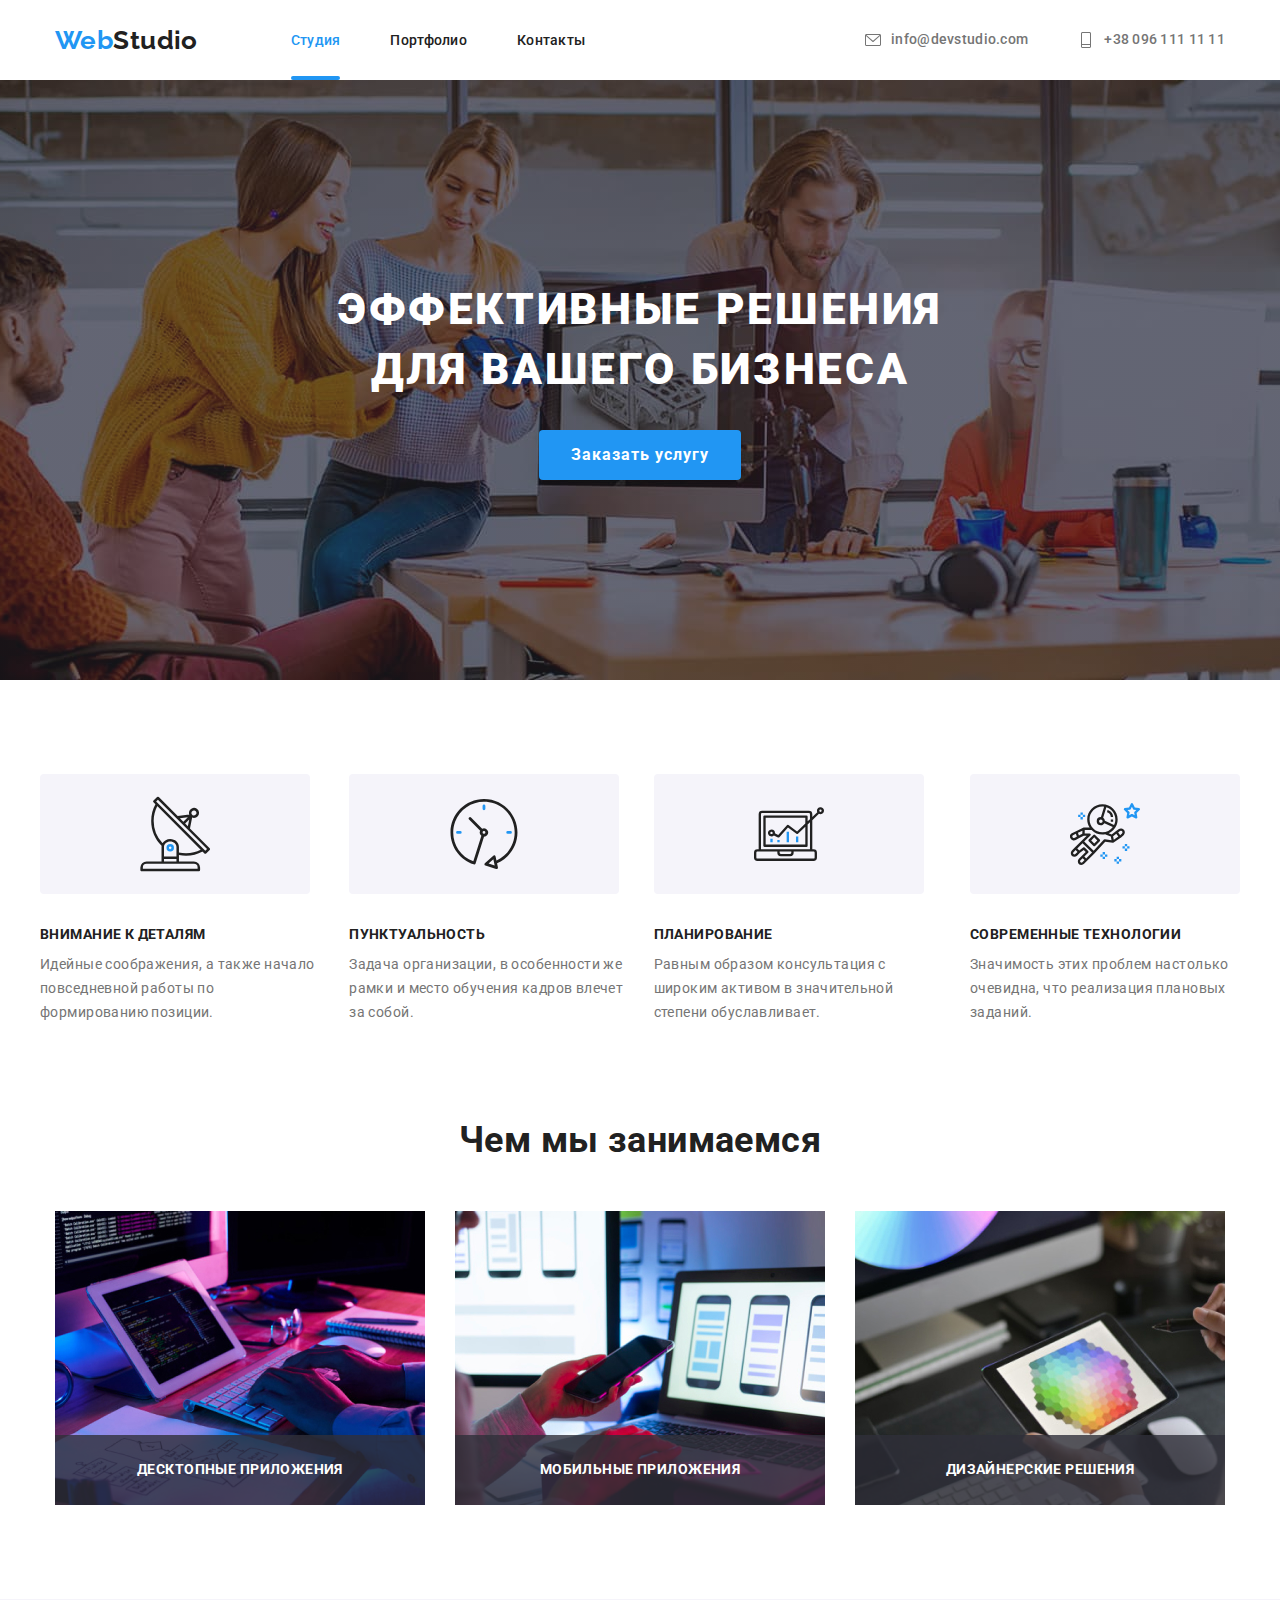
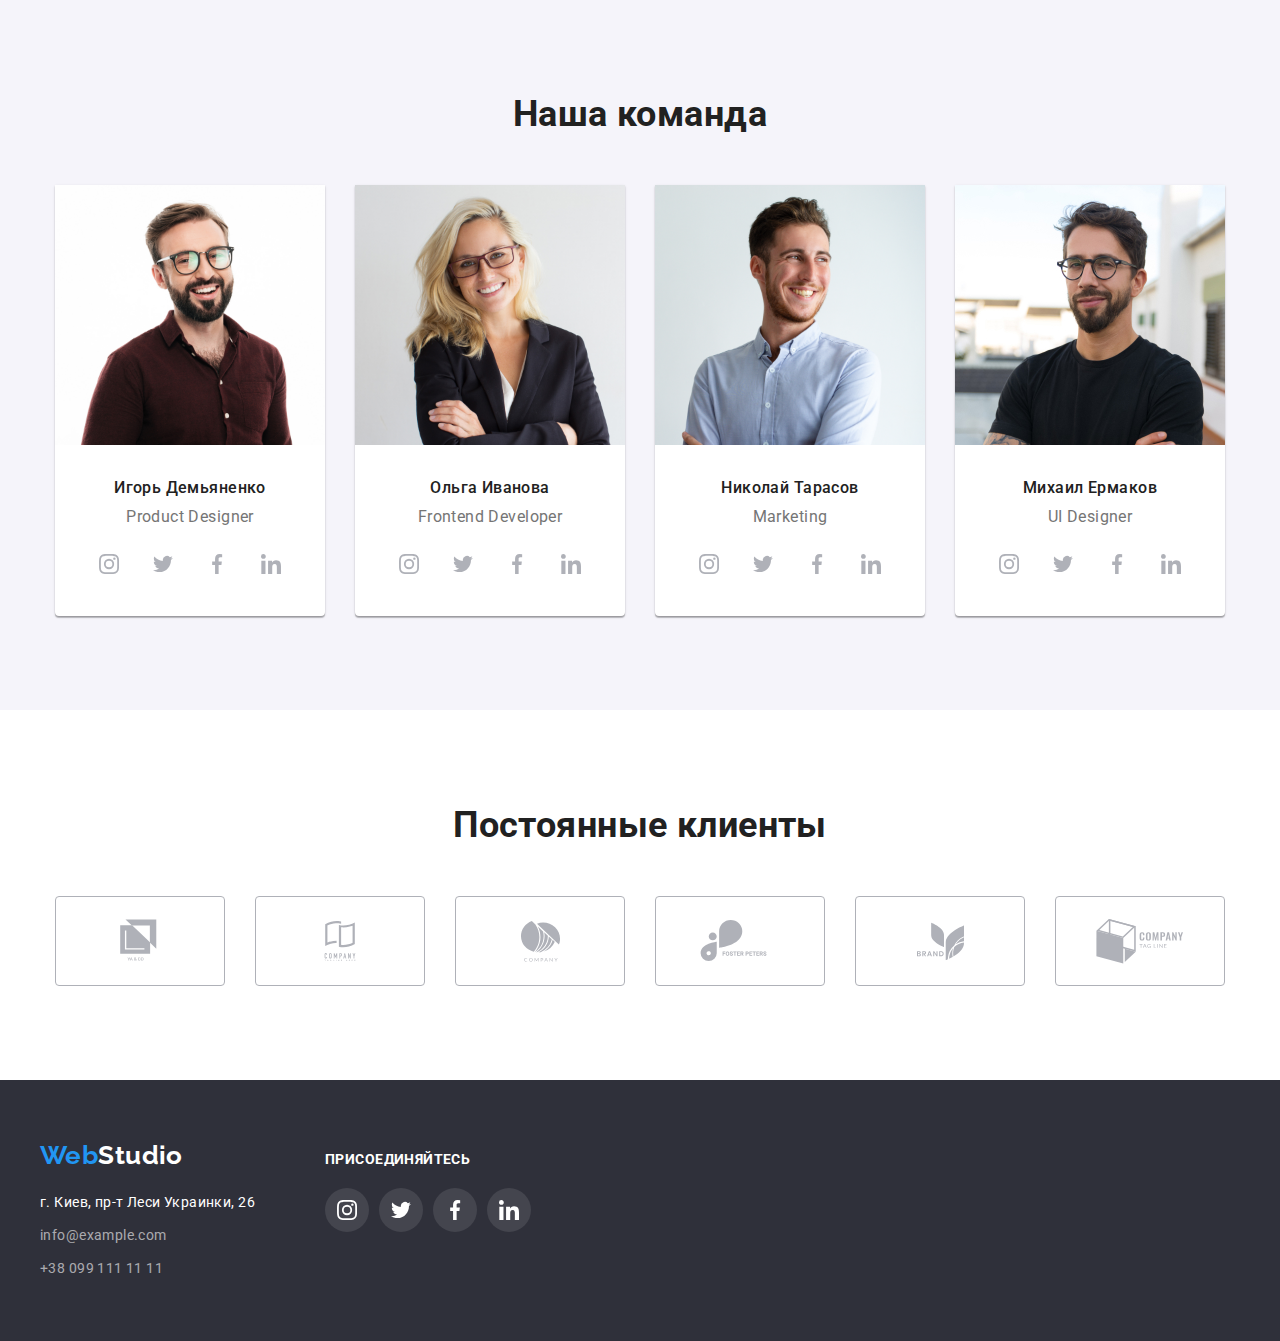
<file: index.html>
<!DOCTYPE html>
<html lang="ru">
<head>
    <meta charset="UTF-8">
    <meta name="viewport" content="width=device-width, initial-scale=1.0">
    <title>Студия</title>
    <link rel="stylesheet" href="https://cdnjs.cloudflare.com/ajax/libs/modern-normalize/0.7.0/modern-normalize.min.css">
    <link href="https://fonts.googleapis.com/css2?family=Raleway:wght@700&family=Roboto:wght@400;500;700;900&display=swap" rel="stylesheet">
    <link rel="stylesheet" href="./css/styles.css">
</head>
<body>
    <!--Шапка сайта-->
    <header class="page-header">
       <div class="container">
            <nav class="navigation">
                <a href="./index.html" lang="en" class="logo"><span>Web</span>Studio</a>
                <ul class="list site-nav">
                    <li class="site-nav-item"><a href="./index.html" class="link current">Студия</a></li>
                    <li class="site-nav-item"><a href="./portfolio.html" class="link">Портфолио</a></li>
                    <li class="site-nav-item"><a href="" class="link">Контакты</a></li>
                </ul> 
            </nav>

            <ul class="list auth-nav">
                <li class="auth-nav-item">
                    <a href="mailto:info@devstudio.com" class="link">
                        <svg class="icon-auth-nav" width="16" height="12">
                            <use href="./images/sprite.svg#icon-mail"></use>
                        </svg>
                        info@devstudio.com
                    </a>
                </li>
                <li class="auth-nav-item">
                    <a href="tel:380961111111" class="link">
                        <svg class="icon-auth-nav" width="10" height="16">
                            <use href="./images/sprite.svg#icon-tel"></use>
                        </svg>
                        +38 096 111 11 11
                    </a>
                </li> 
            </ul>
       </div>
    </header>

    <main>
        <!--Герой-->
        <section class="hero">
                <h1 class="hero-title">Эффективные решения <br> для вашего бизнеса</h1>
                <button type="button" class="button" data-modal-open>Заказать услугу</button>
        </section>

        <!--Преимущество-->
        <section class="section feature">
            <div class="container">
                <h2 class="title section-title visually-hidden">Наши преимущества</h2>
                <ul class="feature-list">
                    <li class="list feature-list-item">
                        <svg class="icon-feature-list" width="270" height="120">
                            <use href="./images/sprite.svg#icon-feature1"></use>
                        </svg>
                        <h3 class="subtitle feature-title">Внимание к деталям</h3>
                        <p class="text section-item">Идейные соображения, а также начало повседневной работы по формированию позиции.</p>
                    </li>
                    <li class="list feature-list-item">
                        <svg class="icon-feature-list" width="270" height="120">
                            <use href="./images/sprite.svg#icon-feature2"></use>
                        </svg>
                        <h3 class="subtitle feature-title">Пунктуальность</h3>
                        <p class="text section-item">Задача организации, в особенности же рамки и место обучения кадров влечет за собой.</p>
                    </li>
                    <li class="list feature-list-item">
                        <svg class="icon-feature-list" width="270" height="120">
                            <use href="./images/sprite.svg#icon-feature3"></use>
                        </svg>
                        <h3 class="subtitle feature-title">Планирование</h3>
                        <p class="text section-item">Равным образом консультация с широким активом в значительной степени обуславливает.</p>
                    </li>
                    <li class="list feature-list-item">
                        <div>
                            <svg class="icon-feature-list" width="270" height="120">
                                <use href="./images/sprite.svg#icon-feature4"></use>
                            </svg>
                        </div>
                        <h3 class="subtitle feature-title">Современные технологии</h3>
                        <p class="text section-item">Значимость этих проблем настолько очевидна, что реализация плановых заданий.</p>
                    </li>
                </ul>
            </div> 
        </section>

        <!--Чем мы занимаемся-->
        <section class="section">
            <div class="container service">
                <h2 class="title section-title">Чем мы занимаемся</h2>
                <ul class="list service-list">
                    <li class="service-item">
                        <img src="./images/work1.jpg" alt="Десктопные приложения" width="370" class="service-img">
                        <h3 class="subtitle service-item-title">Десктопные приложения</h3>
                    </li>
                    <li class="service-item"> 
                        <img src="./images/work2.jpg" alt="Мобильные приложения" width="370" class="service-img">
                        <h3 class="subtitle service-item-title">Мобильные приложения</h3>
                    </li>
                    <li class="service-item">
                        <img src="./images/work3.jpg" alt="Дизайнерские решения" width="370" class="service-img">
                        <h3 class="subtitle service-item-title">Дизайнерские решения</h3>
                    </li>  
                </ul>
            </div>
        </section>

        <!--Наша команда-->
        <section class="section team">
            <div class="container">
                <h2 class="title section-title">Наша команда</h2>
                <ul class="list team-list">
                    <li class="team-card">
                        <img class="team-photo" src="./images/teamcard1.jpg" alt="Игорь Демьяненко фото" width="270">
                        <h3 class="subtitle">Игорь Демьяненко</h3>
                        <p lang="en" class="text section-item career">Product Designer</p>
                        <ul class="list social-link-list">
                            <li class="social-link-item">
                                <a href="" class="link link-button" aria-label="Ссылка на Instagram">
                                    <svg class="link-icon" width="20px" height="20px">
                                        <use href="./images/sprite.svg#icon-instagram"></use>
                                    </svg>
                                </a>
                            </li>
                            <li class="social-link-item">
                                <a href="" class="link link-button" aria-label="Ссылка на Twitter">
                                    <svg class="link-icon" width="20px" height="20px">
                                        <use href="./images/sprite.svg#icon-twitter"></use>
                                    </svg>
                                </a>
                            </li>
                            <li class="social-link-item">
                                <a href="" class="link link-button" aria-label="Ссылка на Facebook">
                                    <svg class="link-icon" width="20px" height="20px">
                                        <use href="./images/sprite.svg#icon-facebook"></use>
                                    </svg>
                                </a>
                            </li>
                            <li class="social-link-item">
                                <a href="" class="link link-button" aria-label="Ссылка на Linkedin">
                                    <svg class="link-icon" width="20px" height="20px">
                                        <use href="./images/sprite.svg#icon-linkedin"></use>
                                    </svg>
                                </a>
                            </li>
                        </ul>
                    </li>
                    <li class="team-card">
                        <img class="team-photo" src="./images/teamcard2.jpg" alt="Ольга Иванова фото" width="270">
                        <h3 class="subtitle">Ольга Иванова</h3>
                        <p lang="en" class="text section-item career">Frontend Developer</p>
                        <ul class="list social-link-list">
                            <li class="social-link-item">
                                <a href="" class="link link-button" aria-label="Ссылка на Instagram">
                                    <svg class="link-icon" width="20px" height="20px">
                                        <use href="./images/sprite.svg#icon-instagram"></use>
                                    </svg>
                                </a>
                            </li>
                            <li class="social-link-item">
                                <a href="" class="link link-button" aria-label="Ссылка на Twitter">
                                    <svg class="link-icon" width="20px" height="20px">
                                        <use href="./images/sprite.svg#icon-twitter"></use>
                                    </svg>
                                </a>
                            </li>
                            <li class="social-link-item">
                                <a href="" class="link link-button" aria-label="Ссылка на Facebook">
                                    <svg class="link-icon" width="20px" height="20px">
                                        <use href="./images/sprite.svg#icon-facebook"></use>
                                    </svg>
                                </a>
                            </li>
                            <li class="social-link-item">
                                <a href="" class="link link-button" aria-label="Ссылка на Linkedin">
                                    <svg class="link-icon" width="20px" height="20px">
                                        <use href="./images/sprite.svg#icon-linkedin"></use>
                                    </svg>
                                </a>
                            </li>
                        </ul>
                    </li>
                    <li class="team-card">
                        <img class="team-photo" src="./images/teamcard3.jpg" alt="Николай Тарасов фото" width="270">
                        <h3 class="subtitle">Николай Тарасов</h3>
                        <p lang="en" class="text section-item career">Marketing</p>
                        <ul class="list social-link-list">
                            <li class="social-link-item">
                                <a href="" class="link link-button" aria-label="Ссылка на Instagram">
                                    <svg class="link-icon" width="20px" height="20px">
                                        <use href="./images/sprite.svg#icon-instagram"></use>
                                    </svg>
                                </a>
                            </li>
                            <li class="social-link-item">
                                <a href="" class="link link-button" aria-label="Ссылка на Twitter">
                                    <svg class="link-icon" width="20px" height="20px">
                                        <use href="./images/sprite.svg#icon-twitter"></use>
                                    </svg>
                                </a>
                            </li>
                            <li class="social-link-item">
                                <a href="" class="link link-button" aria-label="Ссылка на Facebook">
                                    <svg class="link-icon" width="20px" height="20px">
                                        <use href="./images/sprite.svg#icon-facebook"></use>
                                    </svg>
                                </a>
                            </li>
                            <li class="social-link-item">
                                <a href="" class="link link-button" aria-label="Ссылка на Linkedin">
                                    <svg class="link-icon" width="20px" height="20px">
                                        <use href="./images/sprite.svg#icon-linkedin"></use>
                                    </svg>
                                </a>
                            </li>
                        </ul>
                    </li>
                    <li class="team-card">
                        <img class="team-photo" src="./images/teamcard4.jpg" alt="Михаил Ермаков фото" width="270">
                        <h3 class="subtitle">Михаил Ермаков</h3>
                        <p lang="en" class="text section-item career">UI Designer</p>
                        <ul class="list social-link-list">
                            <li class="social-link-item">
                                <a href="" class="link link-button" aria-label="Ссылка на Instagram">
                                    <svg class="link-icon" width="20px" height="20px">
                                        <use href="./images/sprite.svg#icon-instagram"></use>
                                    </svg>
                                </a>
                            </li>
                            <li class="social-link-item">
                                <a href="" class="link link-button" aria-label="Ссылка на Twitter">
                                    <svg class="link-icon" width="20px" height="20px">
                                        <use href="./images/sprite.svg#icon-twitter"></use>
                                    </svg>
                                </a>
                            </li>
                            <li class="social-link-item">
                                <a href="" class="link link-button" aria-label="Ссылка на Facebook">
                                    <svg class="link-icon" width="20px" height="20px">
                                        <use href="./images/sprite.svg#icon-facebook"></use>
                                    </svg>
                                </a>
                            </li>
                            <li class="social-link-item">
                                <a href="" class="link link-button" aria-label="Ссылка на Linkedin">
                                    <svg class="link-icon" width="20px" height="20px">
                                        <use href="./images/sprite.svg#icon-linkedin"></use>
                                    </svg>
                                </a>
                            </li>
                        </ul>
                    </li>
                </ul>
            </div>
        </section>

        <!-- Постоянные клиенты -->
        <section class="section-clients">
            <div class="container">
                <h2 class="title section-title">Постоянные клиенты</h2>
                <ul class="list client-list">
                    <li class="client-item">
                        <a href="" class="client-card">
                            <svg class="client-card-icon" width="44" height="49">
                                 <use href="./images/sprite.svg#icon-client1"></use>
                            </svg>
                        </a>
                    </li>
                    <li class="client-item">
                        <a href="" class="client-card">
                            <svg class="client-card-icon" width="40" height="52">
                                 <use href="./images/sprite.svg#icon-client2"></use>
                            </svg>
                        </a>
                    </li>
                    <li class="client-item">
                        <a href="" class="client-card">
                            <svg class="client-card-icon" width="41" height="43">
                                 <use href="./images/sprite.svg#icon-client3"></use>
                            </svg>
                        </a>
                    </li>
                    <li class="client-item">
                        <a href="" class="client-card">
                            <svg class="client-card-icon" width="80" height="42">
                                 <use href="./images/sprite.svg#icon-client4"></use>
                            </svg>
                        </a>
                    </li>
                    <li class="client-item">
                        <a href="" class="client-card">
                            <svg class="client-card-icon" width="59" height="47">
                                 <use href="./images/sprite.svg#icon-client5"></use>
                            </svg>
                        </a>
                    </li>
                    <li class="client-item">
                        <a href="" class="client-card">
                            <svg class="client-card-icon" width="88" height="45">
                                 <use href="./images/sprite.svg#icon-client6"></use>
                            </svg>
                        </a>
                    </li>
                </ul>
            </div>
        </section>

    </main>

  <!--футер-->
     <footer class="page-footer">
         <div class="container">
            <div class="section-address">
                <a href="index.html" lang="en" class="logo"><span>Web</span>Studio</a>
                <address class="address">
                    <p class="location">г. Киев, пр-т Леси Украинки, 26</p>
                    <ul class="list footer-auth-nav">
                        <li class="footer-auth-nav-item">
                            <a href="mailto:info@example.com" class="link">info@example.com</a>
                        </li>
                        <li class="footer-auth-nav-item">
                            <a href="tel:380991111111" class="link">+38 099 111 11 11</a>
                        </li>
                    </ul>
                </address>  
             </div>   
             <div class="section-subscription">
                 <h3 class="subtitle footer-title">Присоединяйтесь</h3>
                 <ul class="list social-link-list footer-links">
                    <li class="social-link-item">
                        <a href="" class="link link-button footer-link-button" aria-label="Ссылка на Instagram">
                            <svg class="link-icon" width="20px" height="20px">
                                <use href="./images/sprite.svg#icon-instagram"></use>
                            </svg>
                        </a>
                    </li>
                    <li class="social-link-item">
                        <a href="" class="link link-button footer-link-button" aria-label="Ссылка на Twitter">
                            <svg class="link-icon" width="20px" height="20px">
                                <use href="./images/sprite.svg#icon-twitter"></use>
                            </svg>
                        </a>
                    </li>
                    <li class="social-link-item">
                        <a href="" class="link link-button footer-link-button" aria-label="Ссылка на Facebook">
                            <svg class="link-icon" width="20px" height="20px">
                                <use href="./images/sprite.svg#icon-facebook"></use>
                            </svg>
                        </a>
                    </li>
                    <li class="social-link-item">
                        <a href="" class="link link-button footer-link-button" aria-label="Ссылка на Linkedin">
                            <svg class="link-icon" width="20px" height="20px">
                                <use href="./images/sprite.svg#icon-linkedin"></use>
                            </svg>
                        </a>
                    </li>
                 </ul>
             </div>  
         </div>
    </footer>

    <div class="backdrop is-hidden" data-modal>
        <div class="modal">
            <button class="button-modal-close" type="button" data-modal-close>
                <svg class="modal-icon-close" width="18px" height="18px">
                    <use href="./images/sprite.svg#icon-close"></use>
                </svg>
            </button>
        </div>

    </div>

    <script src="./js/modal.js"></script>

</body>
</html>
</file>
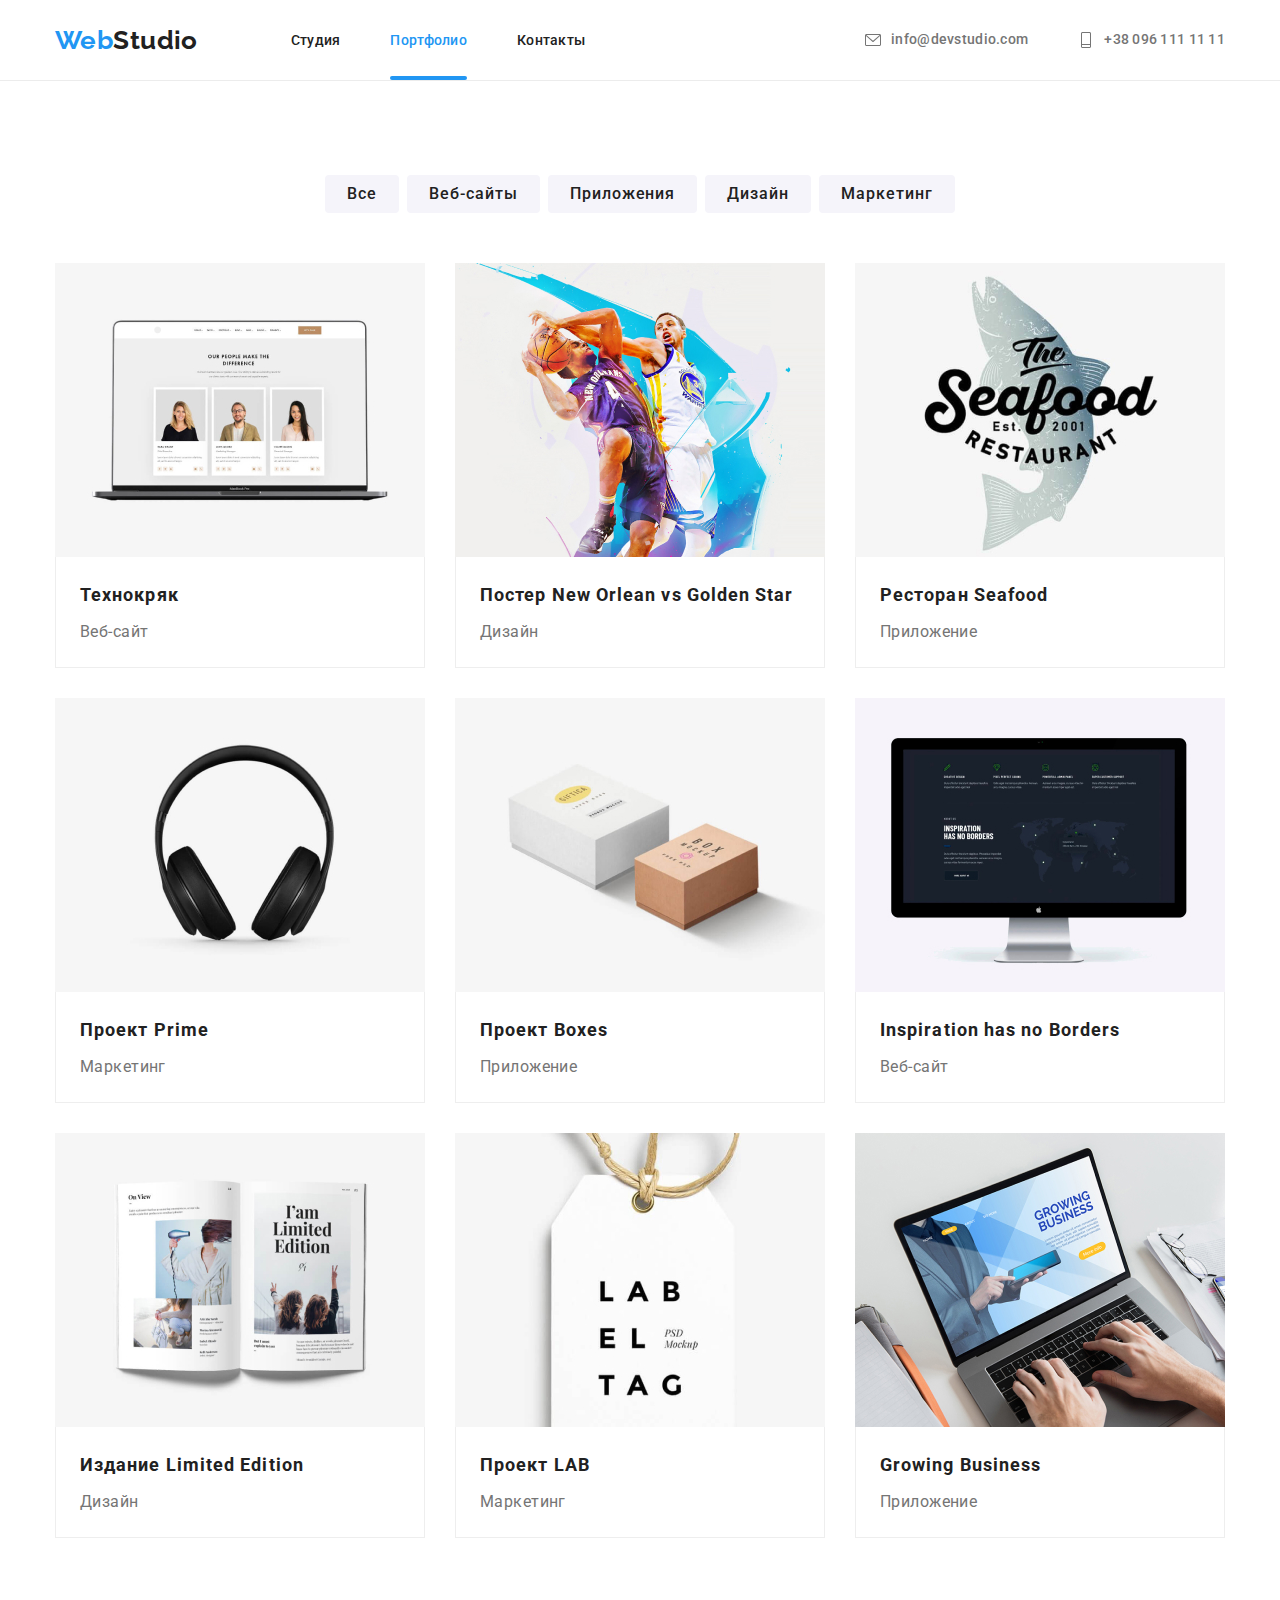
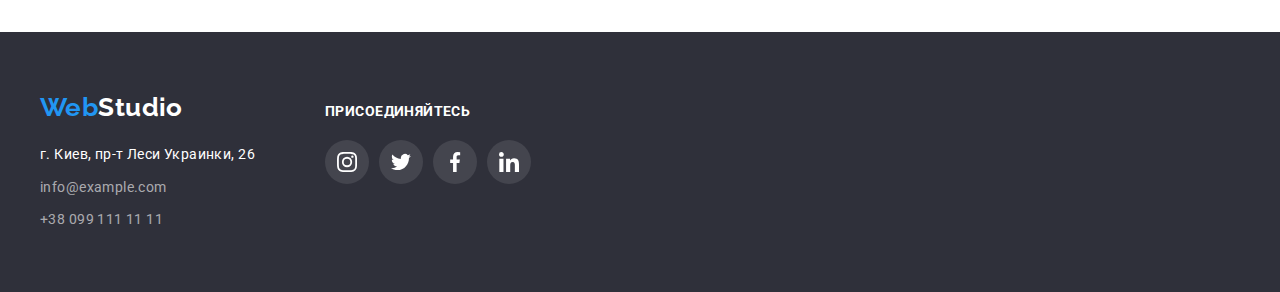
<file: portfolio.html>
<!DOCTYPE html>
<html lang="ru">
<head>
    <meta charset="UTF-8">
    <meta name="viewport" content="width=device-width, initial-scale=1.0">
    <title>Портфолио</title>
    <link rel="stylesheet" href="https://cdnjs.cloudflare.com/ajax/libs/modern-normalize/0.7.0/modern-normalize.min.css">
    <link href="https://fonts.googleapis.com/css2?family=Raleway:wght@700&family=Roboto:wght@400;500;700;900&display=swap" rel="stylesheet">
    <link rel="stylesheet" href="./css/styles.css">
</head>
<body>
    <!--Шапка сайта-->
    <header class="page-header">
        <div class="container">
             <nav class="navigation">
                 <a href="./index.html" lang="en" class="logo"><span>Web</span>Studio</a>
                 <ul class="list site-nav">
                     <li class="site-nav-item"><a href="./index.html" class="link">Студия</a></li>
                     <li class="site-nav-item"><a href="./portfolio.html" class="link current">Портфолио</a></li>
                     <li class="site-nav-item"><a href="" class="link">Контакты</a></li>
                 </ul> 
             </nav>
 
             <ul class="list auth-nav">
                <li class="auth-nav-item">
                    <a href="mailto:info@devstudio.com" class="link">
                        <svg class="icon-auth-nav" width="16" height="12">
                            <use href="./images/sprite.svg#icon-mail"></use>
                        </svg>
                        info@devstudio.com
                    </a>
                </li>
                <li class="auth-nav-item">
                    <a href="tel:380961111111" class="link">
                        <svg class="icon-auth-nav" width="10" height="16">
                            <use href="./images/sprite.svg#icon-tel"></use>
                        </svg>
                        +38 096 111 11 11
                    </a>
                </li> 
             </ul>
        </div>
     </header>

    <main>
        <section class="page-portfolio">
            <div class="container">
                <h1 class="visually-hidden">Наши работы</h1>

                <!-- Кнопки-фильтр -->
                <ul class="filter list">
                    <li class="filter-item"><button type="button" class="button">Все</button></li>
                    <li class="filter-item"><button type="button" class="button">Веб-сайты</button></li>
                    <li class="filter-item"><button type="button" class="button">Приложения</button></li>
                    <li class="filter-item"><button type="button" class="button">Дизайн</button></li>
                    <li class="filter-item"><button type="button" class="button">Маркетинг</button></li>
                </ul>
         
                <!-- Галерея -->
                <ul class="portfolio list">
                    <li class="portfolio-item">
                        <a href="" class="link">
                            <div class="portfolio-photo">
                                <img src="./images/portfolio1.jpg" alt="Технокряк" class="poster" width="370" height="294">
                                <p class="portfolio-text">Технокряк это современная площадка распространения коронавируса. Компании используют эту платформу для цифрового шпионажа и атак на защищённые сервера конкурентов.</p>
                            </div>
                            <div class="portfolio-card">
                                <h2 class="title">Технокряк</h2>
                                 <p class="text">Веб-сайт</p>
                            </div>
                        </a>
                    </li>
                    <li class="portfolio-item">
                        <a href="" class="link">
                            <div class="portfolio-photo">
                                <img src="./images/portfolio2.jpg" alt="Постер New Orlean vs Golden Star" class="poster" width="370" height="294">
                                <p class="portfolio-text">Технокряк это современная площадка распространения коронавируса. Компании используют эту платформу для цифрового шпионажа и атак на защищённые сервера конкурентов.</p>
                            </div>
                            <div class="portfolio-card">
                                <h2 class="title">Постер New Orlean vs Golden Star</h2>
                                <p class="text">Дизайн</p>
                            </div>
                        </a>
                    </li>
                    <li class="portfolio-item">
                        <a href="" class="link">
                            <div class="portfolio-photo">
                                <img src="./images/portfolio3.jpg" alt="Ресторан Seafood" class="poster" width="370" height="294">
                                <p class="portfolio-text">Технокряк это современная площадка распространения коронавируса. Компании используют эту платформу для цифрового шпионажа и атак на защищённые сервера конкурентов.</p>
                            </div>
                            <div class="portfolio-card">
                                <h2 class="title">Ресторан Seafood</h2>
                                <p class="text">Приложение</p>
                            </div>
                        </a>
                    </li>
                    <li class="portfolio-item">
                        <a href="" class="link">
                            <div class="portfolio-photo">
                                <img src="./images/portfolio4.jpg" alt="Проект Prime" class="poster" width="370" height="294">
                                <p class="portfolio-text">Технокряк это современная площадка распространения коронавируса. Компании используют эту платформу для цифрового шпионажа и атак на защищённые сервера конкурентов.</p>
                            </div>
                            <div class="portfolio-card">
                                <h2 class="title">Проект Prime</h2>
                                <p class="text">Маркетинг</p>
                            </div>
                        </a>
                    </li>
                    <li class="portfolio-item">
                        <a href="" class="link">
                            <div class="portfolio-photo">
                                <img src="./images/portfolio5.jpg" alt="Проект Boxes" class="poster" width="370" height="294">
                                <p class="portfolio-text">Технокряк это современная площадка распространения коронавируса. Компании используют эту платформу для цифрового шпионажа и атак на защищённые сервера конкурентов.</p>
                            </div>
                            <div class="portfolio-card">
                                <h2 class="title">Проект Boxes</h2>
                                <p class="text">Приложение</p>
                            </div>
                        </a>
                    </li>
                    <li class="portfolio-item">
                        <a href="" class="link">
                            <div class="portfolio-photo">
                                <img src="./images/portfolio6.jpg" alt="Inspiration has no Borders" class="poster" width="370" height="294">
                                <p class="portfolio-text">Технокряк это современная площадка распространения коронавируса. Компании используют эту платформу для цифрового шпионажа и атак на защищённые сервера конкурентов.</p>
                            </div>
                            <div class="portfolio-card">
                                <h2 class="title" lang="en">Inspiration has no Borders</h2>
                                <p class="text">Веб-сайт</p>
                            </div>
                        </a>
                    </li>
                    <li class="portfolio-item">
                        <a href="" class="link">
                            <div class="portfolio-photo">
                                <img src="./images/portfolio7.jpg" alt="Издание Limited Edition" class="poster" width="370" height="294">
                                <p class="portfolio-text">Технокряк это современная площадка распространения коронавируса. Компании используют эту платформу для цифрового шпионажа и атак на защищённые сервера конкурентов.</p>
                            </div>
                            <div class="portfolio-card">
                                <h2 class="title">Издание Limited Edition</h2>
                                <p class="text">Дизайн</p>
                            </div>
                        </a>
                    </li>
                    <li class="portfolio-item">
                        <a href="" class="link">
                            <div class="portfolio-photo">
                                <img src="./images/portfolio8.jpg" alt="Проект LAB" class="poster" width="370" height="294">
                                <p class="portfolio-text">Технокряк это современная площадка распространения коронавируса. Компании используют эту платформу для цифрового шпионажа и атак на защищённые сервера конкурентов.</p>
                            </div>
                            <div class="portfolio-card">
                                <h2 class="title">Проект LAB</h2>
                                <p class="text">Маркетинг</p>
                            </div>
                        </a>
                    </li>
                    <li class="portfolio-item">
                        <a href="" class="link">
                            <div class="portfolio-photo">
                                <img src="./images/portfolio9.jpg" alt="Growing Business" class="poster" width="370" height="294">
                                <p class="portfolio-text">Технокряк это современная площадка распространения коронавируса. Компании используют эту платформу для цифрового шпионажа и атак на защищённые сервера конкурентов.</p>
                            </div>
                            <div class="portfolio-card">
                                <h2 class="title" lang="en">Growing Business</h2>
                                <p class="text">Приложение</p>
                            </div>
                        </a>
                    </li>
                </ul>
            </div>
        </section>   
    </main>

     <!--футер-->
     <footer class="page-footer">
        <div class="container">
           <div class="section-address">
               <a href="index.html" lang="en" class="logo"><span>Web</span>Studio</a>
               <address class="address">
                   <p class="location">г. Киев, пр-т Леси Украинки, 26</p>
                   <ul class="list footer-auth-nav">
                       <li class="footer-auth-nav-item">
                           <a href="mailto:info@example.com" class="link">info@example.com</a>
                       </li>
                       <li class="footer-auth-nav-item">
                           <a href="tel:380991111111" class="link">+38 099 111 11 11</a>
                       </li>
                   </ul>
               </address>  
            </div>   
            <div class="section-subscription">
                <h3 class="subtitle footer-title">Присоединяйтесь</h3>
                <ul class="list social-link-list footer-links">
                   <li class="social-link-item">
                       <a href="" class="link link-button footer-link-button" aria-label="Ссылка на Instagram">
                           <svg class="link-icon" width="20px" height="20px">
                               <use href="./images/sprite.svg#icon-instagram"></use>
                           </svg>
                       </a>
                   </li>
                   <li class="social-link-item">
                       <a href="" class="link link-button footer-link-button" aria-label="Ссылка на Twitter">
                           <svg class="link-icon" width="20px" height="20px">
                               <use href="./images/sprite.svg#icon-twitter"></use>
                           </svg>
                       </a>
                   </li>
                   <li class="social-link-item">
                       <a href="" class="link link-button footer-link-button" aria-label="Ссылка на Facebook">
                           <svg class="link-icon" width="20px" height="20px">
                               <use href="./images/sprite.svg#icon-facebook"></use>
                           </svg>
                       </a>
                   </li>
                   <li class="social-link-item">
                       <a href="" class="link link-button footer-link-button" aria-label="Ссылка на Linkedin">
                           <svg class="link-icon" width="20px" height="20px">
                               <use href="./images/sprite.svg#icon-linkedin"></use>
                           </svg>
                       </a>
                   </li>
                </ul>
            </div>  
        </div>
   </footer>
</body>
</html>
</file>
<file: css/styles.css>
html{
    box-sizing: border-box;
}

*
*::after,
*::before{
    box-sizing: inherit;
}

:root{
    --primary-text-color: #212121;
    --secondary-text-color: #757575;
    --accent-color: #2196f3;
    --primary-background-color: #ffffff;
    --secondary-background-color: #2F303A;
    --accessorial-background-color: #F5F4FA;
    --title-text-color: #ffffff;
    --background-icon: #AFB1B8;
}

body{
    font-family: 'Roboto', sans-serif;
    font-size: 14px;
    font-weight: 400;
    letter-spacing: 0.03em;
    background-color: var(--primary-background-color);
    color: var(--primary-text-color);
}

.list{
    padding: 0;
    margin: 0;
    list-style: none;
}

.link{
    text-decoration: none;
}

.container{
    width: 1200px;
	margin-left: auto;
	margin-right: auto;
	padding-left: 15px;
    padding-right: 15px;
}

.page-header .container{
    display: flex;
    align-items: center;
    justify-content: flex-end;
}

/* Логотип */

.logo{
    padding-top: 24px;
    padding-bottom: 24px;

    font-family: 'Raleway', sans-serif;
    font-weight: 700;
	font-size: 26px;
    line-height: 1.19;
    text-decoration: none;
    color: var(--primary-text-color);
}

.logo > span{
    color: var(--accent-color);
}

/* Навигация */

.site-nav{
    display: flex;
    align-items: center;
    margin-left: 93px;
}

.auth-nav{
    display: flex;
}

.site-nav-item:not(:last-child),
.auth-nav-item:not(:last-child){
    margin-right: 50px;
}

.site-nav .link,
.auth-nav .link{
    font-weight: 500;
    line-height: 1.14;
    letter-spacing: 0.02em;
}

.site-nav .link{ 
    color: var(--primary-text-color);

    transition: color 250ms cubic-bezier(0.4, 0, 0.2, 1);
}

.site-nav .link.current{
    position: relative;
}

.site-nav .link.current::after{
    content: "";
    position: absolute;
    bottom: 0;
    left: 0;

    width: 100%;
    height: 4px;

    background: #2196F3;
    border-radius: 2px;
}

.auth-nav .link{
    display: flex;

    color: var(--secondary-text-color);

    transition: color 250ms cubic-bezier(0.4, 0, 0.2, 1);
}

.icon-auth-nav{
	width: 16px;
    height: 16px;
    margin-right: 10px;

    fill: currentColor;
}

.site-nav .link,
.auth-nav .link{
    padding: 32px 0px;
}

.link:hover,
.link:focus,
.link:active,
.site-nav .link.current,
.page-footer .link:hover,
.page-footer .link:focus,
.page-footer .link:active{
    color: var(--accent-color);
}

.navigation{
    display: flex;
    margin-right: auto;
}

/* Hero */

.hero{
    display: flex;
    flex-direction: column;
    align-items: center;
    justify-content: center;

    max-width: 1600px;
    height: 600px;
    margin-left: auto;
    margin-right: auto;
    text-align: center;

    background-color: var(--secondary-background-color);
    background-image: linear-gradient(rgba(47, 48, 58, 0.4), rgba(47, 48, 58, 0.4)), url(../images/hero.jpg);
    background-repeat: no-repeat;
    background-position: center;
    background-size: cover;
}

.hero-title{
    margin: 0px 0px 30px;

    font-weight: 900;
    font-size: 44px;
    line-height: 1.36;
    letter-spacing: 0.06em;
    text-transform: uppercase;
    color: var(--title-text-color);
}

.button{
    font-weight: 700;
    font-size: 16px;
    line-height: 1.87;
    letter-spacing: 0.06em;
    color: var(--title-text-color);
    background-color: var(--accent-color);
}

.hero .button{
    padding: 10px 32px;

    box-shadow: 0px 4px 4px rgba(0, 0, 0, 0.15);
    border-radius: 4px;
    border: none;
}

/* Секция преимущество */

.section-title{
    font-weight: 700;
    font-size: 36px;
    line-height: 1.17;
    text-align: center;
}

.visually-hidden {
	position: absolute;
	width: 1px;
	height: 1px;
	margin: -1px;
	border: 0;
	padding: 0;
	clip: rect(0 0 0 0);
	overflow: hidden;
}

.icon-feature-list{
    background: var(--accessorial-background-color);
    padding-left: 100px;
    padding-right: 100px;
    margin-bottom: 30px;
    border-radius: 4px;
}

.feature-title,
.footer-title,
.service-item-title{
    font-weight: 700;
    font-size: 14px;
    line-height: 1.14;
    text-transform: uppercase;
}

.section-item{
    color: var(--secondary-text-color);
    line-height: 1.71;
    margin: 0;
}

.feature .container{
    padding: 94px 0px 94px;
}

.feature-list{
    display: flex;
    padding: 0;
    margin: 0;
}

.feature-list-item:not(:last-child),
.service-item:not(:last-child){
    margin-right: 30px;
}

.feature-list-item{
    width: calc((100%-3*30)/4);
}

.subtitle{
    margin-top: 0;
    margin-bottom: 10px;
}
/* Чем мы занимаемся */

.service-list{
    display: flex;
    margin-bottom: 94px;
}

.section-title{
    margin: 0px 0px 50px;
}

.service-item-title{
    position: absolute;
    bottom: 27px;

    margin: 0;
    width: 100%;

    text-align: center;
    color: var(--title-text-color);
}

.service-item .service-img{
    display: block;
}

.service-item{
    position: relative;
}

.service-item::before{
    position: absolute;
    bottom: 0;

    content: "";
    width: 100%;
    height: 70px;
    background: rgba(47, 48, 58, 0.8);
}

/* Секция -наша команда */

.team{
    background-color: var(--accessorial-background-color);
    padding: 94px 0px;
}

.team-card{
    background-color: var(--primary-background-color);
    box-shadow: 0px 1px 3px rgba(0, 0, 0, 0.12), 0px 1px 1px rgba(0, 0, 0, 0.14), 0px 2px 1px rgba(0, 0, 0, 0.2);
    border-radius: 0px 0px 4px 4px;
    text-align: center;
}

.team-card:not(:last-child){
    margin-right: 30px;
}

.team-list{
    display: flex;
    flex-wrap: wrap;
}

.team-photo{
    margin-bottom: 30px;
}

.team-card  .subtitle{
    font-weight: 500;
}

.team .section-item{
    margin: 0px 0px 16px;
}

.team-card .subtitle,
.team-card .career{
    font-size: 16px;
    line-height: 1.19;
    text-align: center;
}

/* Ссылки на соцсети */

.social-link-list{
    display: flex;
    justify-content: center;
    margin-bottom: 30px;

}

.link-button{
    display: flex;
    justify-content: center;
    align-items: center;
    width: 44px;
    height: 44px;
    border: transparent;
    border-radius: 50%;

    transition: background-color 250ms cubic-bezier(0.4, 0, 0.2, 1);
}

.footer-link-button{
    background: rgba(255, 255, 255, 0.1);

    transition: background 250ms cubic-bezier(0.4, 0, 0.2, 1);
}

.link-button:hover,
.link-button:focus{
    background-color: var(--accent-color);
}

.footer-link-button .link-icon,
.link-button:hover .link-icon,
.link-button:focus .link-icon{
    fill: var(--title-text-color);
}

.social-link-item:not(:last-child){
    margin-right: 10px;
}

.link-icon{
    width: 20px;
    height: 20px;
    fill: var(--background-icon);

    transition: fill 250ms cubic-bezier(0.4, 0, 0.2, 1);
}

/* Постоянные клиенты */

.section-clients{
padding: 94px 0px;   
}

.client-list{
    display: flex;
    justify-content: center;
}

.client-list .client-item:not(:last-child){
    margin-right: 30px;
}

.client-card{
    display: flex;
    justify-content: center;
    align-items: center;
    width: 170px;
    height: 90px;
    border: 1px solid var(--background-icon);
    border-radius: 4px;

    transition: border 250ms cubic-bezier(0.4, 0, 0.2, 1);
}

.client-card-icon{
    fill: var(--background-icon);

    transition: fill 250ms cubic-bezier(0.4, 0, 0.2, 1);
}

.client-card:hover .client-card-icon,
.client-card:focus .client-card-icon{
    fill: var(--accent-color);
}

.client-card:hover,
.client-card:focus{
    border: 1px solid var(--accent-color);
}

/* Футер */

.page-footer{
    background-color: var(--secondary-background-color);
}

.page-footer .container{
    display: flex;
    padding: 60px 0px;
}
 
.page-footer .logo{
    display: inline-block;
    margin-bottom: 20px;
    padding: 0;
    color: var(--title-text-color);
}

.page-footer .address{
    font-style: normal;
    line-height: 1.71;
    color: var(--title-text-color);
}

.footer-auth-nav .link{
    display: inline-block;
    line-height: 1.71;
    color: rgba(255, 255, 255, 0.6);

    transition: color 250ms cubic-bezier(0.4, 0, 0.2, 1);
}
.footer-auth-nav-item{
    margin-top: 9px;
}

.location,
.footer-links,
.portfolio-card .text,
.portfolio-item .link{
    margin: 0;  
}

.footer-title{
    color: var(--title-text-color);
    margin-top: 12px;
    margin-bottom: 20px;
}

.section-address{
    margin-right: 70px;
}

/* ПОРТФОЛИО */

/* Кнопки */

.filter .button{
    font-family: 'Roboto', sans-serif;
    font-weight: 500;
    font-size: 16px;
    line-height: 1.62;
    text-align: center;
    color: var(--primary-text-color);
    background-color: var(--accessorial-background-color);
    border-radius: 4px;
    border: none;
    padding: 6px 22px;
    cursor: pointer;

    transition: background-color 250ms cubic-bezier(0.4, 0, 0.2, 1), color 250ms cubic-bezier(0.4, 0, 0.2, 1), box-shadow 250ms cubic-bezier(0.4, 0, 0.2, 1);
}

.filter-item:not(:last-child){
    margin-right: 8px;
}

.filter.list{
    display: flex;
    justify-content: center;
}

.filter .button:hover,
.filter .button:active,
.filter .button:focus{
    background-color: var(--accent-color);
    color: var(--title-text-color);
    box-shadow: 0px 3px 1px rgba(0, 0, 0, 0.1), 0px 1px 2px rgba(0, 0, 0, 0.08), 0px 2px 2px rgba(0, 0, 0, 0.12);
}

/* Галерея */

.portfolio-item{
    background: var(--primary-background-color);
    margin-right: 30px;
    margin-bottom: 30px;
    width: calc((1170px-2*30px)/3);

    transition: box-shadow 250ms cubic-bezier(0.4, 0, 0.2, 1);
}

.portfolio-item:nth-child(3n){
    margin-right: 0;
}

.portfolio-item:nth-last-child(-n+3){
    margin-bottom: 0;
}

.portfolio-item:hover{
    box-shadow: 0px 1px 1px rgba(0, 0, 0, 0.12), 0px 4px 4px rgba(0, 0, 0, 0.06), 1px 4px 6px rgba(0, 0, 0, 0.16);
}

.poster{
    display: block;
    max-width: 100%;
    height: auto;
}

.portfolio .title{
    color: var(--primary-text-color);
    font-weight: 700;
    font-size: 18px;
    line-height: 2;
    letter-spacing: 0.06em;
}

.portfolio .text{
    color: var(--secondary-text-color);
    font-size: 16px;
    line-height: 1.87;
}

.page-portfolio{
    padding: 94px 0;
    border-top: 1px solid #ECECEC;;
}

.portfolio.list{
    display: flex;
    flex-wrap: wrap;
    margin-top: 50px;
}

.portfolio-card{
    padding: 20px 24px;
    border-right: 1px solid #EEEEEE;
	border-bottom: 1px solid #EEEEEE;
	border-left: 1px solid #EEEEEE;
}

.portfolio-card .title{
    margin-top: 0;
    margin-bottom: 4px;
}

.portfolio-photo{
    position: relative;
    overflow: hidden;
}

.portfolio-text{
    position: absolute;
    left: 0;
    top: 0;
    width: 100%;
    height: 100%;
  
    display: flex;
    align-items: center;
    padding-left: 24px;
    padding-right: 24px;
    margin: 0;

    font-style: normal;
    font-weight: 400;
    font-size: 18px;
    line-height: 1.56;
    color: var(--title-text-color);
    background-color: rgba(33, 150, 243, 0.9);

    transform: translateY(100%);
    transition: transform 250ms cubic-bezier(0.4, 0, 0.2, 1);
}

.portfolio-item .link:hover ::before,
.portfolio-item .link:focus ::before,
.portfolio-item .link:hover .portfolio-text,
.portfolio-item .link:focus .portfolio-text{
    transform: translateY(0);

}

/* Модалка */

.backdrop{
    position: fixed;
    top: 0;
    left: 0;

    width: 100%;
    height: 100%;
    background-color: rgba(0, 0, 0, 0.2);
    opacity: 1;

    transition: opacity 250ms cubic-bezier(0.4, 0, 0.2, 1);
}

.backdrop.is-hidden{
    opacity: 0;
    pointer-events: none;
}

.backdrop.is-hidden .modal{
    opacity: 0;
    transform: translate(-50%, -50%) scale(1.5);
}

.modal{
    position: absolute;
    top: 50%;
    left: 50%;

    display: flex;
    justify-content: flex-end;
    width: 528px;
    height: 581px;

    background-color: var(--primary-background-color);
    box-shadow: 0px 1px 3px rgba(0, 0, 0, 0.12), 0px 1px 1px rgba(0, 0, 0, 0.14), 0px 2px 1px rgba(0, 0, 0, 0.2);
    border-radius: 4px;
    opacity: 1;

    transform: translate(-50%, -50%) scale(1);
    transition: transform 250ms cubic-bezier(0.4, 0, 0.2, 1), opacity 250ms cubic-bezier(0.4, 0, 0.2, 1);
}

.button-modal-close{
    display: flex;
    justify-content: center;
    align-items: center;

    width: 30px;
    height: 30px;
    margin-top: 8px;
    margin-right: 8px;
    padding: 0;

    border-radius: 50%;
    background-color: var(--primary-background-color);
    border: 1px solid rgba(0, 0, 0, 0.1);
}

.modal-icon-close{
    fill: #000000;

    transition: fill 250ms cubic-bezier(0.4, 0, 0.2, 1);
}

.button-modal-close:hover .modal-icon-close{
    fill: var(--accent-color);
}
</file>
